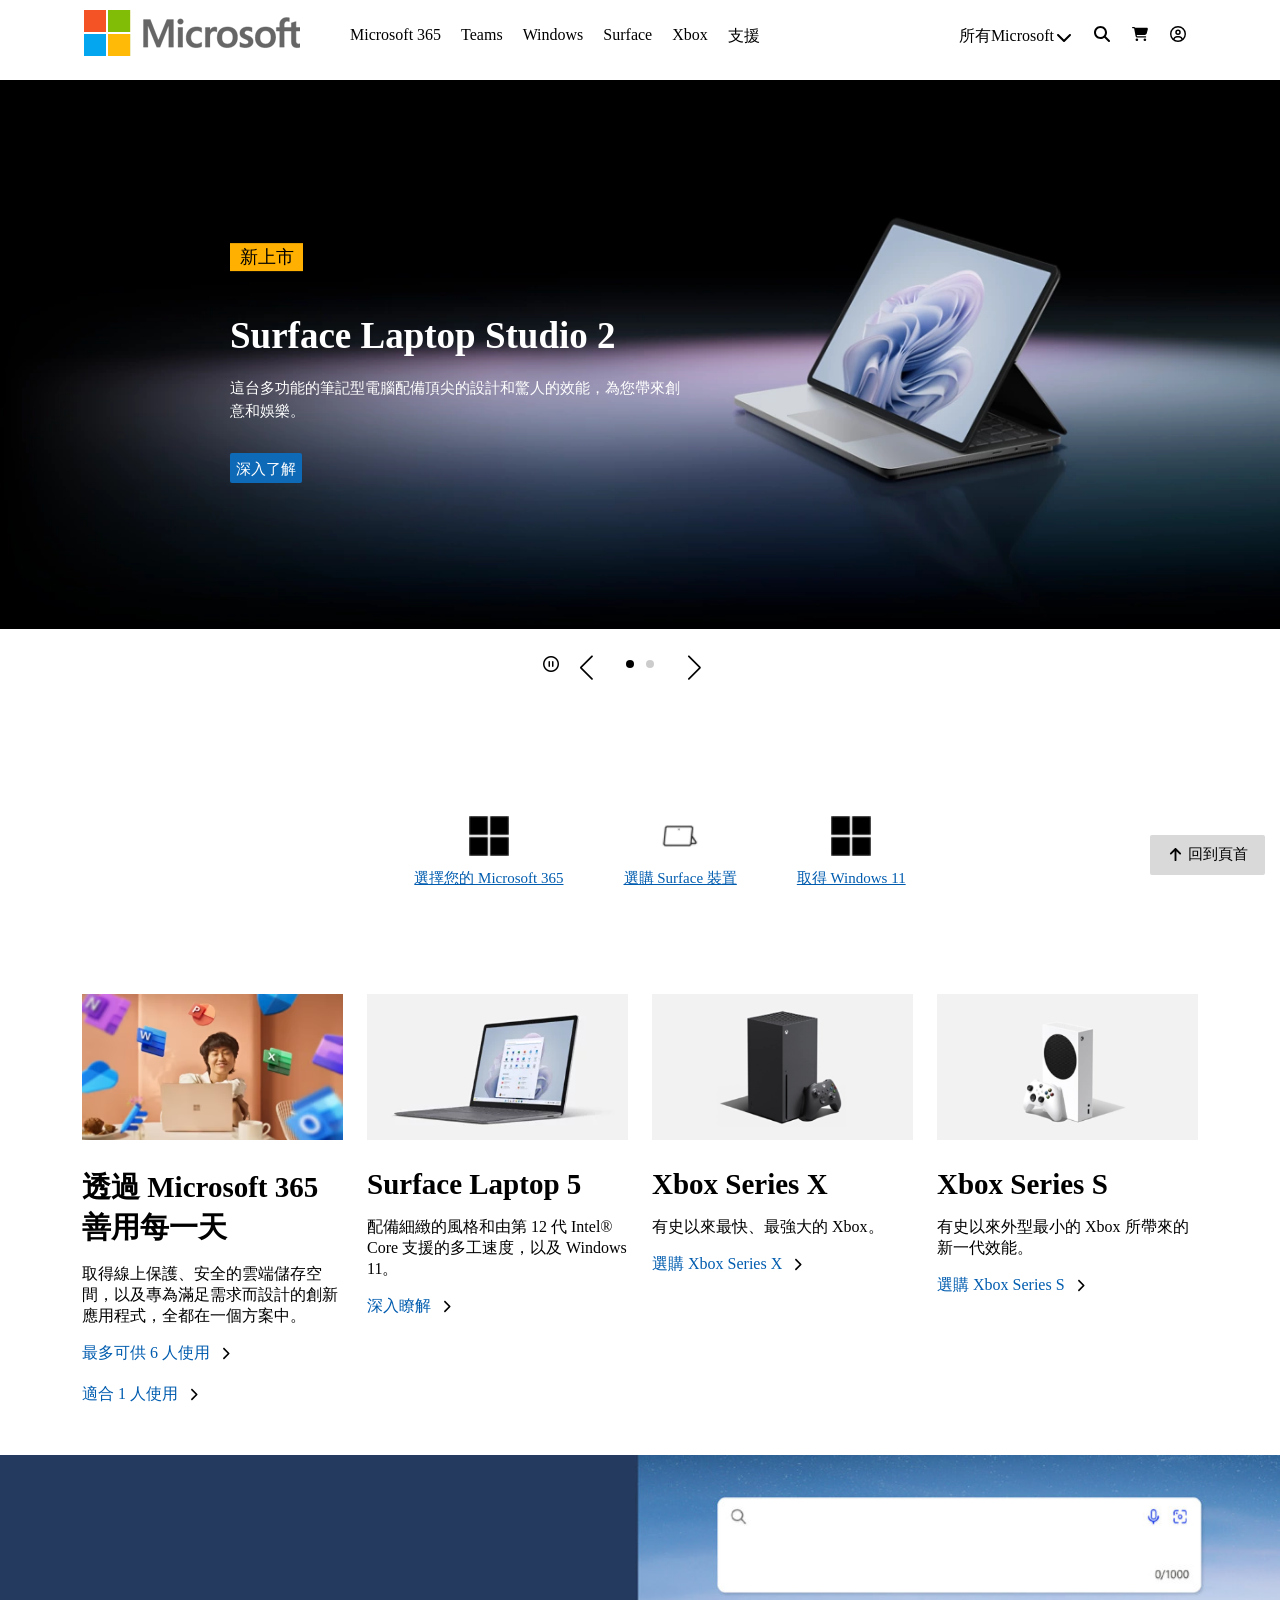
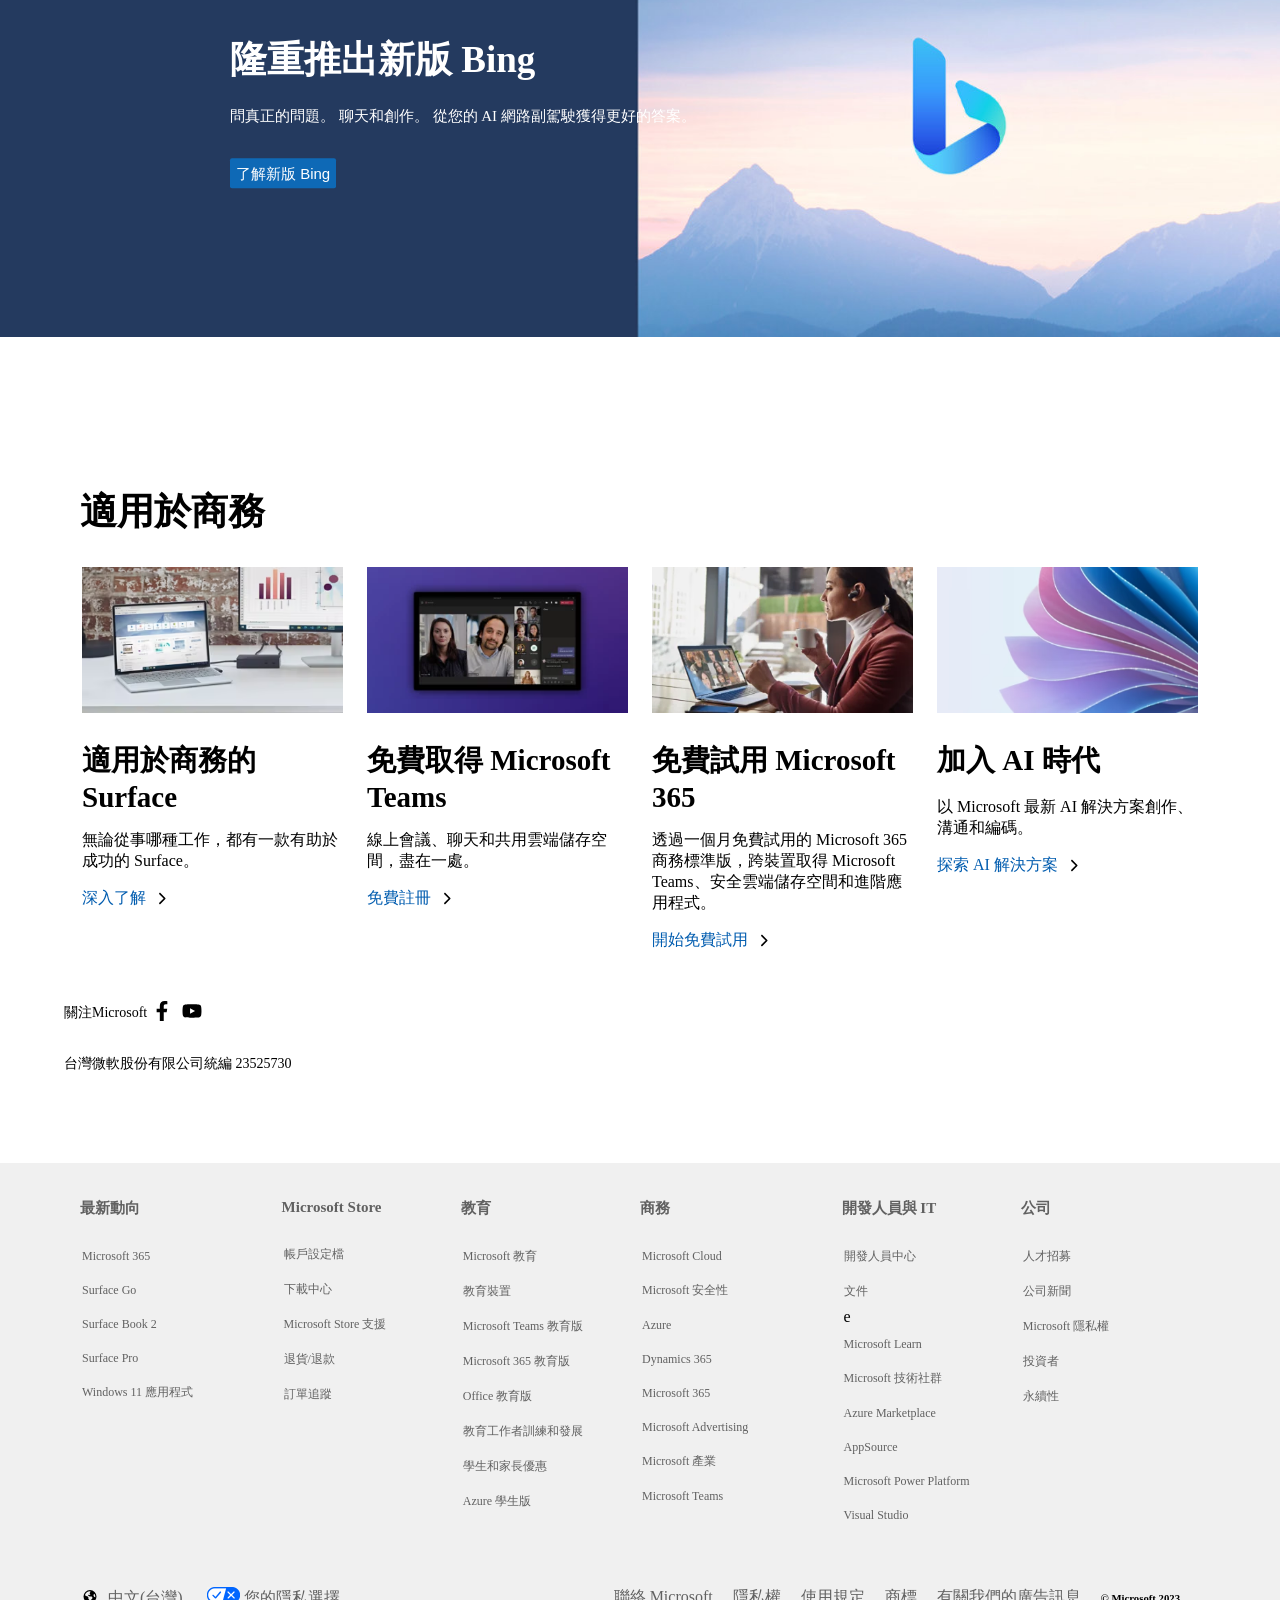
<file: index.html>
<!DOCTYPE html>
<html lang="en">

<head>
    <meta charset="UTF-8">
    <meta http-equiv="X-UA-Compatible" content="IE=edge">
    <meta name="viewport" content="width=device-width, initial-scale=1.0">
    <link rel="stylesheet" href="./css/micorsoft.css">
    <link rel="stylesheet" href="./css/swiper.css">
    <link rel="stylesheet" href="https://cdn.jsdelivr.net/npm/swiper@11/swiper-bundle.min.css" />
    <link rel="stylesheet" href="./css/ham-menu.css">
    <link rel="stylesheet" href="https://cdnjs.cloudflare.com/ajax/libs/font-awesome/6.4.2/css/all.min.css">


    <title>Microsoft layout (Imitate)</title>
</head>

<body>
    <!-- nav bar -->
    <nav class="container-normal">
        <div class="logo">
            <img src="./img/nav/Microsoft-logo.png" alt="">
        </div>
        <!-- 之後會隱藏 -->
        <!-- 漢堡條 -->
        <input type="checkbox" id="ham-menu-switch" hidden>
        <label class="ham-menu" for="ham-menu-switch"></label>


        <!-- ham-menu-ul -->
        <ul class="ham-inside-menu">
            <li tabindex="1"><a href="">Microsoft 365</a></li>
            <li tabindex="1"><a href="">Teams</a></li>
            <li tabindex="1"><a href="">Windows</a></li>
            <li tabindex="1"><a href="">Surface</a></li>
            <li tabindex="1"><a href="">Xbox</a></li>
            <li tabindex="1"><a href="">支援</a></li>



            <input type="checkbox" id="sub-drop-btn1" class="all-sub-drop-btn" hidden>
            <label class="sub-drop-menu-btn" for="sub-drop-btn1">
                <li class="outside-sub-drop-menu" tabindex="1">
                    <span>軟體</span>
                    <div></div>
                </li>
            </label>
            <ul class="sub-drop-menu">
                <li tabindex="1">Windows 應用程式</li>
                <li tabindex="1">OneDrive</li>
                <li tabindex="1">Outlook</li>
                <li tabindex="1">Skype</li>
                <li tabindex="1">OneNote</li>
                <li tabindex="1">Microsoft Teams</li>
            </ul>

            <input type="checkbox" id="sub-drop-btn2" class="all-sub-drop-btn" hidden>
            <label class="sub-drop-menu-btn" for="sub-drop-btn2">
                <li class="outside-sub-drop-menu" tabindex="1">
                    <span>個人電腦與設備</span>
                    <div></div>
                </li>
            </label>
            <ul class="sub-drop-menu">
                <li tabindex="1">選購 Xbox</li>
                <li tabindex="1">電腦配件</li>
            </ul>

            <input type="checkbox" id="sub-drop-btn3" class="all-sub-drop-btn" hidden>
            <label class="sub-drop-menu-btn" for="sub-drop-btn3">
                <li class="outside-sub-drop-menu" tabindex="1">
                    <span>娛樂</span>
                    <div></div>
                </li>
            </label>
            <ul class="sub-drop-menu">
                <li tabindex="1">Xbox Game Pass Ultimate</li>
                <li tabindex="1">Xbox Live Gold</li>
                <li tabindex="1">Xbox 與遊戲</li>
                <li tabindex="1">電腦遊戲</li>
                <li tabindex="1">Windows 遊戲</li>
            </ul>

            <input type="checkbox" id="sub-drop-btn4" class="all-sub-drop-btn" hidden>
            <label class="sub-drop-menu-btn" for="sub-drop-btn4">
                <li class="outside-sub-drop-menu" tabindex="1">
                    <span>商務適用</span>
                    <div></div>
                </li>
            </label>
            <ul class="sub-drop-menu">
                <li tabindex="1">Microsoft Cloud</li>
                <li tabindex="1">Microsoft 安全性</li>
                <li tabindex="1">Azure</li>
                <li tabindex="1">Dynamics 365</li>
                <li tabindex="1">商務用 Microsoft</li>
                <li tabindex="1">Microsoft 產業</li>
                <li tabindex="1">Microsoft Power Platform</li>
                <li tabindex="1">Windows 365</li>
            </ul>

            <input type="checkbox" id="sub-drop-btn5" class="all-sub-drop-btn" hidden>
            <label class="sub-drop-menu-btn" for="sub-drop-btn5">
                <li class="outside-sub-drop-menu" tabindex="1">
                    <span>開發人員與 IT</span>
                    <div></div>
                </li>
            </label>
            <ul class="sub-drop-menu">
                <li tabindex="1">開發人員中心</li>
                <li tabindex="1">文件</li>
                <li tabindex="1">Microsoft 技術社群</li>
                <li tabindex="1">Azure Marketplace</li>
                <li tabindex="1">AppSource</li>
                <li tabindex="1">Visual Studio</li>
            </ul>

            <input type="checkbox" id="sub-drop-btn6" class="all-sub-drop-btn" hidden>
            <label class="sub-drop-menu-btn" for="sub-drop-btn6">
                <li class="outside-sub-drop-menu" tabindex="1">
                    <span>其他</span>
                    <div></div>
                </li>
            </label>
            <ul class="sub-drop-menu">
                <li tabindex="1">Microsoft Rewards</li>
                <li tabindex="1">免費下載與安全性</li>
                <li tabindex="1">教育</li>
                <li tabindex="1">禮品卡</li>
                <li tabindex="1">Licensing</li>
            </ul>

            <li tabindex="1"><a href="">檢視網站地圖</a></li>
        </ul>

        <!-- 漢堡條打開的所有選單over -->



        <!-- 導覽列左邊 -->
        <ul class="menu pc-menu ">
            <li><a href=""><span>Microsoft 365</span></a></li>
            <li><a href=""><span>Teams</span></a></li>
            <li><a href=""><span>Windows</span></a></li>
            <li><a href=""><span>Surface</span></a></li>
            <li><a href=""><span>Xbox</span></a></li>
            <li><a href=""><span>支援</span></a></li>
        </ul>
        <!-- 導覽列右邊 -->
        <ul class="menu func-menu">
            <li class="all-microsoft">
                <a href=""><span>所有Microsoft</span><img src="./img/nav/down.svg"></a>
            </li>
            <li class="my-search">
                <a href=""><span class="text-hidden">搜尋</span><img src="./img/nav/search.svg"></a>
            </li>
            <li class="cart">
                <a href=""><span class="text-hidden">購物車</span><img src="./img/nav/cart.svg"></a>
            </li>
            <li class="login">
                <a href=""><span class="text-hidden">登入</span><img src="./img/nav/log-in.svg"></a>
            </li>
        </ul>
    </nav>



    <!-- 輪播（套件） -->

    <header>
        <div class="swiper mySwiper">
            <div class="swiper-wrapper">
                <!-- 圖1 -->
                <div class="swiper-slide">
                    <picture>
                        <source media="(min-width: 1400px)" srcset="./img/section-large/Studio-1-1920x600.webp">
                        <source media="(min-width: 1084px)" srcset="./img/section-large/Studio-2-1399x600.webp">
                        <source media="(min-width: 860px)" srcset="./img/section-large/Studio-3-1083x600.avif">
                        <source media="(min-width: 540px)" srcset="./img/section-large/Studio-1-1920x600.webp">
                        <img src="./img/section-large/Studio-1-1920x600.webp"  alt="">
                    </picture>
                    <!-- 介紹文字 -->
                    <div class="swiper-info-box">
                        <p class="new-listings">新上市</p>
                        <h1>Surface Laptop Studio 2</h1>
                        <div>這台多功能的筆記型電腦配備頂尖的設計和驚人的效能，為您帶來創意和娛樂。
                        </div>
                        <a href=""><button>深入了解</button></a>
                    </div>
                </div>
                <!-- 圖2 -->
                <div class="swiper-slide">
                    <picture>
                        <source media="(min-width: 1400px)" srcset="./img/section-large/Family-01-1920x600.avif">
                        <source media="(min-width: 1084px)" srcset="./img/section-large/Family-02-1399x600.avif">
                        <source media="(min-width: 860px)" srcset="./img/section-large/Family-03-1083x600.avif">
                        <source media="(min-width: 540px)" srcset="./img/section-large/Family-04-859x540.avif">
                        <img src="./img/section-large/Family-01-1920x600.avif"  alt="">
                    </picture>
                    <!-- 介紹文字 -->
                    <div class="swiper-info-box">
                        <h1>Surface Pro 9</h1>
                        <div>平板電腦的彈性和筆記型電腦的效能 — 全都在一台攜帶超方便的裝置。
                        </div>
                        <a href=""><button>深入了解</button></a>
                    </div>
                </div>
            </div>
            <div class="swiper-button-next"></div>
            <div class="swiper-button-prev"></div>
            <div class="swiper-pagination"></div>
        </div>
    </header>

    <main>
        <!-- 三個選擇 -->
        <section class="choose-box">
            <ul>
                <li class="chooseBoxInside">
                    <img src="./img/three-1.webp">
                    <a><span>選擇您的 Microsoft 365</span></a>
                </li>
                <li class="chooseBoxInside">
                    <img src="./img/three-2go.webp">
                    <a><span>選購 Surface 裝置</span></a>
                </li>
                <li class="chooseBoxInside">
                    <img src="./img/three-1.webp">
                    <a><span>取得 Windows 11</span></a>
                </li>
            </ul>
        </section>

        <!-- A區 四張圖片 -->
        <section class="aAreaBox">
            <div class="aAreaBox-inside">
                <img src="./img/four-card/1Lifestyle-Sandstone.avif" alt="">
                <h2>透過 Microsoft 365 善用每一天</h2>
                <p>取得線上保護、安全的雲端儲存空間，以及專為滿足需求而設計的創新應用程式，全都在一個方案中。</p>
                <div class="aAreaBox-inside-linkbox">
                    <a href="">
                        <span>最多可供 6 人使用</span>
                        <img src="./img/icons/chevron-right.svg" alt="" class="right-icon-left">
                    </a>
                    <br>
                    <a href="">
                        <span>適合 1 人使用</span>
                        <img src="./img/icons/chevron-right.svg" alt="">
                    </a>
                </div>
            </div>
            <div class="aAreaBox-inside">
                <img src="./img/four-card/2SurfaceLaptop 5.webp" alt="">
                <h2>Surface Laptop 5</h2>
                <p>配備細緻的風格和由第 12 代 Intel® Core 支援的多工速度，以及 Windows 11。</p>
                <div class="aAreaBox-inside-linkbox">
                    <a href=""> <span>深入瞭解</span>
                        <img src="./img/icons/chevron-right.svg" alt="">
                    </a>
                </div>

            </div>
            <div class="aAreaBox-inside">
                <img src="./img/four-card/3XboxSeriesX.webp" alt="">
                <h2>Xbox Series X</h2>
                <p>有史以來最快、最強大的 Xbox。</p>
                <div class="aAreaBox-inside-linkbox">
                    <a href="">
                        <span>選購 Xbox Series X</span>
                        <img src="./img/icons/chevron-right.svg" alt="">
                    </a>
                </div>

            </div>
            <div class="aAreaBox-inside">
                <img src="./img/four-card/4XboxSeriesX.webp" alt="">
                <h2>Xbox Series S</h2>
                <p>有史以來外型最小的 Xbox 所帶來的新一代效能。</p>
                <div class="aAreaBox-inside-linkbox">
                    <a href="">
                        <span>選購 Xbox Series S</span>
                        <img src="./img/icons/chevron-right.svg" alt="">
                    </a>
                </div>


            </div>
        </section>
        <!-- 一張大圖 -->
        <section class="slide-box-2">
            <div class="swiper-slide my-swiper-slide">
                <picture>
                    <source media="(min-width: 1261px)" srcset="./img/second2area.jpeg">
                    <source media="(min-width: 1084px)" src="./img/section-large/Highlight-01-1596x600.jpeg">
                    <source media="(min-width: 860px)" src="./img/section-large/Highlight-02-1260x600.jpeg">
                    <source media="(min-width: 540px)" src="./img/second2area.jpeg">
                    <img src="./img/section-large/Highlight-03-1083x600.avif">
                </picture>
                <div class="swiper-info-box-3">
                    <h1>隆重推出新版 Bing</h1>
                    <div>問真正的問題。 聊天和創作。 從您的 AI 網路副駕駛獲得更好的答案。</div>
                    <a href=""><button>了解新版 Bing</button></a>
                </div>
            </div>
        </section>

        <!-- A區 四張圖片 2 -->
        <div class="bAreaH2Box">
            <h2 class="bAreaBox-h1">適用於商務</h2>
        </div>
        <section class="aAreaBox">
            <div class="aAreaBox-inside">
                <img src="./img/four-card/5SurfaceFamilyForBusiness.avif" alt="">
                <h2>適用於商務的 Surface</h2>
                <p class="aAreaBox-inside-info">無論從事哪種工作，都有一款有助於成功的 Surface。</p>
                <div class="aAreaBox-inside-linkbox">
                    <a href="">
                        <span>深入了解</span>
                        <img src="./img/icons/chevron-right.svg" alt="">
                    </a>
                </div>
            </div>
            <div class="aAreaBox-inside">
                <img src="./img/four-card/6teamsCommercial.webp" alt="">
                <h2>免費取得 Microsoft Teams</h2>
                <p class="aAreaBox-inside-info">線上會議、聊天和共用雲端儲存空間，盡在一處。</p>
                <div class="aAreaBox-inside-linkbox">
                    <a href="">
                        <span>免費註冊</span>
                        <img src="./img/icons/chevron-right.svg" alt="">
                    </a>
                </div>
            </div>
            <div class="aAreaBox-inside">
                <img src="./img/four-card/7Business-Woman.webp" alt="">
                <h2>免費試用 Microsoft 365</h2>
                <p class="aAreaBox-inside-info">透過一個月免費試用的 Microsoft 365 商務標準版，跨裝置取得 Microsoft Teams、安全雲端儲存空間和進階應用程式。
                </p>
                <div class="aAreaBox-inside-linkbox">
                    <a href="">
                        <span>開始免費試用</span>
                        <img src="./img/icons/chevron-right.svg" alt="">
                    </a>
                </div>
            </div>
            <div class="aAreaBox-inside">
                <img src="./img/four-card/8Azure-AI-Bloom.avif" alt="">
                <h2>加入 AI 時代</h2>
                <p class="aAreaBox-inside-info">以 Microsoft 最新 AI 解決方案創作、溝通和編碼。</p>
                <div class="aAreaBox-inside-linkbox">
                    <a href="">
                        <span>探索 AI 解決方案</span>
                        <img src="./img/icons/chevron-right.svg" alt="">
                    </a>
                </div>
            </div>
        </section>

        <!-- 其他 -->
        <!-- 關注社群 -->
        <section class="socialFollow">
            <div class="follow-fb-youtube">
                <span>關注Microsoft</span>
                <a href=""><img src="./img/icons/facebook.svg" alt=""></a>
                <a href=""><img src="./img/icons/youtube.svg" alt=""></a>
            </div>
            <div class="company-id">台灣微軟股份有限公司統編 23525730</div>
        </section>
        <!-- 回到頁首 -->
        <section class="backToTopBar">
            <a href="#Top">
                <img src="./img/icons/arrow-up.svg" alt="">
                <span>回到頁首</span>
            </a>
        </section>
    </main>

    <!-- footer -->
    <footer>
        <div class="footer-ul-outside-box">
            <div class="footer-ul-inside-box fbox1">
                <h6>最新動向</h6>
                <ul>
                    <li><a href="">Microsoft 365</a></li>
                    <li><a href="">Surface Go</a></li>
                    <li><a href="">Surface Book 2</a></li>
                    <li><a href="">Surface Pro</a></li>
                    <li><a href="">Windows 11 應用程式</a></li>
                </ul>
            </div>
            <div class="footer-ul-inside-box fbox2">
                <h6>Microsoft Store</h6>
                <ul>
                    <li><a href="">帳戶設定檔</a></li>
                    <li><a href="">下載中心</a></li>
                    <li><a href="">Microsoft Store 支援</a></li>
                    <li><a href="">退貨/退款</a></li>
                    <li><a href="">訂單追蹤</a></li>
                </ul>
            </div>
            <div class="footer-ul-inside-box fbox2">
                <h6>教育</h6>
                <ul>
                    <li><a href="">Microsoft 教育</a></li>
                    <li><a href="">教育裝置</a></li>
                    <li><a href="">Microsoft Teams 教育版</a></li>
                    <li><a href="">Microsoft 365 教育版</a></li>
                    <li><a href="">Office 教育版</a></li>
                    <li><a href="">教育工作者訓練和發展</a></li>
                    <li><a href="">學生和家長優惠</a></li>
                    <li><a href="">Azure 學生版</a></li>
                </ul>
            </div>
            <div class="footer-ul-inside-box fbox1">
                <h6>商務</h6>
                <ul>
                    <li><a href="">Microsoft Cloud</a></li>
                    <li><a href="">Microsoft 安全性</a></li>
                    <li><a href="">Azure</a></li>
                    <li><a href="">Dynamics 365</a></li>
                    <li><a href="">Microsoft 365</a></li>
                    <li><a href="">Microsoft Advertising</a></li>
                    <li><a href="">Microsoft 產業</a></li>
                    <li><a href="">Microsoft Teams</a></li>
                </ul>
            </div>
            <div class="footer-ul-inside-box fbox2">
                <h6>開發人員與 IT</h6>
                <ul>
                    <li><a href="">開發人員中心</a></li>
                    <li><a href="">文件</a></li>e
                    <li><a href="">Microsoft Learn</a></li>
                    <li><a href="">Microsoft 技術社群</a></li>
                    <li><a href="">Azure Marketplace</a></li>
                    <li><a href="">AppSource</a></li>
                    <li><a href="">Microsoft Power Platform</a></li>
                    <li><a href="">Visual Studio</a></li>
                </ul>
            </div>
            <div class="footer-ul-inside-box fbox2">
                <h6>公司</h6>
                <ul>
                    <li><a href="">人才招募</a></li>
                    <li><a href="">公司新聞</a></li>
                    <li><a href="">Microsoft 隱私權</a></li>
                    <li><a href="">投資者</a></li>
                    <li><a href="">永續性</a></li>
                </ul>
            </div>
        </div>
        <div class="footer-last-box">
            <div class="footer-last-insidebox-left">
                <a href="">
                    <img src="./img/icons/global.svg" class="global"><span>中文(台灣)</span></a>
                <a href="">
                    <img src="./img/icons/ok-or-not.png" class="yesorno">
                    <span>您的隱私選擇</span></a>
            </div>
            <div class="footer-last-insidebox-right">
                <a href=""><span>聯絡 Microsoft</span></a>
                <a href=""><span>隱私權</span></a>
                <a href=""><span>使用規定</span></a>
                <a href=""><span>商標</span></a>
                <a href=""><span>有關我們的廣告訊息</span></a>
                <h6>&copy; Microsoft 2023</h6>
            </div>
        </div>
    </footer>

    <!-- Swiper JS -->
    <script src="https://cdn.jsdelivr.net/npm/swiper@11/swiper-bundle.min.js"></script>

    <!-- Initialize Swiper -->


<script>
    var swiper = new Swiper(".mySwiper", {
        slidesPerView: 1,
        spaceBetween: 30,
        pagination: {
            el: ".swiper-pagination",
            clickable: true,
        },
        loop:true,
        navigation: {
            nextEl: ".swiper-button-next",
            prevEl: ".swiper-button-prev",
        },
        pagination:{
            el:".swiper-pagination",
            clickable:true,
            renderBullet:function(index,className){
                console.log(index,className)
                if(index===0){
                    return`<span class="stop"><i class="fa-regular fa-circle-pause"></i></span>
                    <span class="play"><i class="fa-regular fa-circle-play"></i></span>
                    <span class="${className}"></span>
                    `
                }else{
                    return`<span class="${className}"></span>`
                }
            }
        }

    });

    const stopBtn=document.querySelector('.stop');
    const playBtn=document.querySelector('.play');

    stopBtn.addEventListener('click',()=>{
        console.log('stop');
        swiper.autoplay.stop();
        playBtn.style.display='inline-block';
        stopBtn.style.display='none';
        
        })
    playBtn.addEventListener('click',()=>{
        console.log('play');
        swiper.autoplay.start();
        // playBtn.style.display='block';
        stopBtn.style.display='inline-block';
        playBtn.style.display='none';
    })
</script>

</body>

</html>
</file>
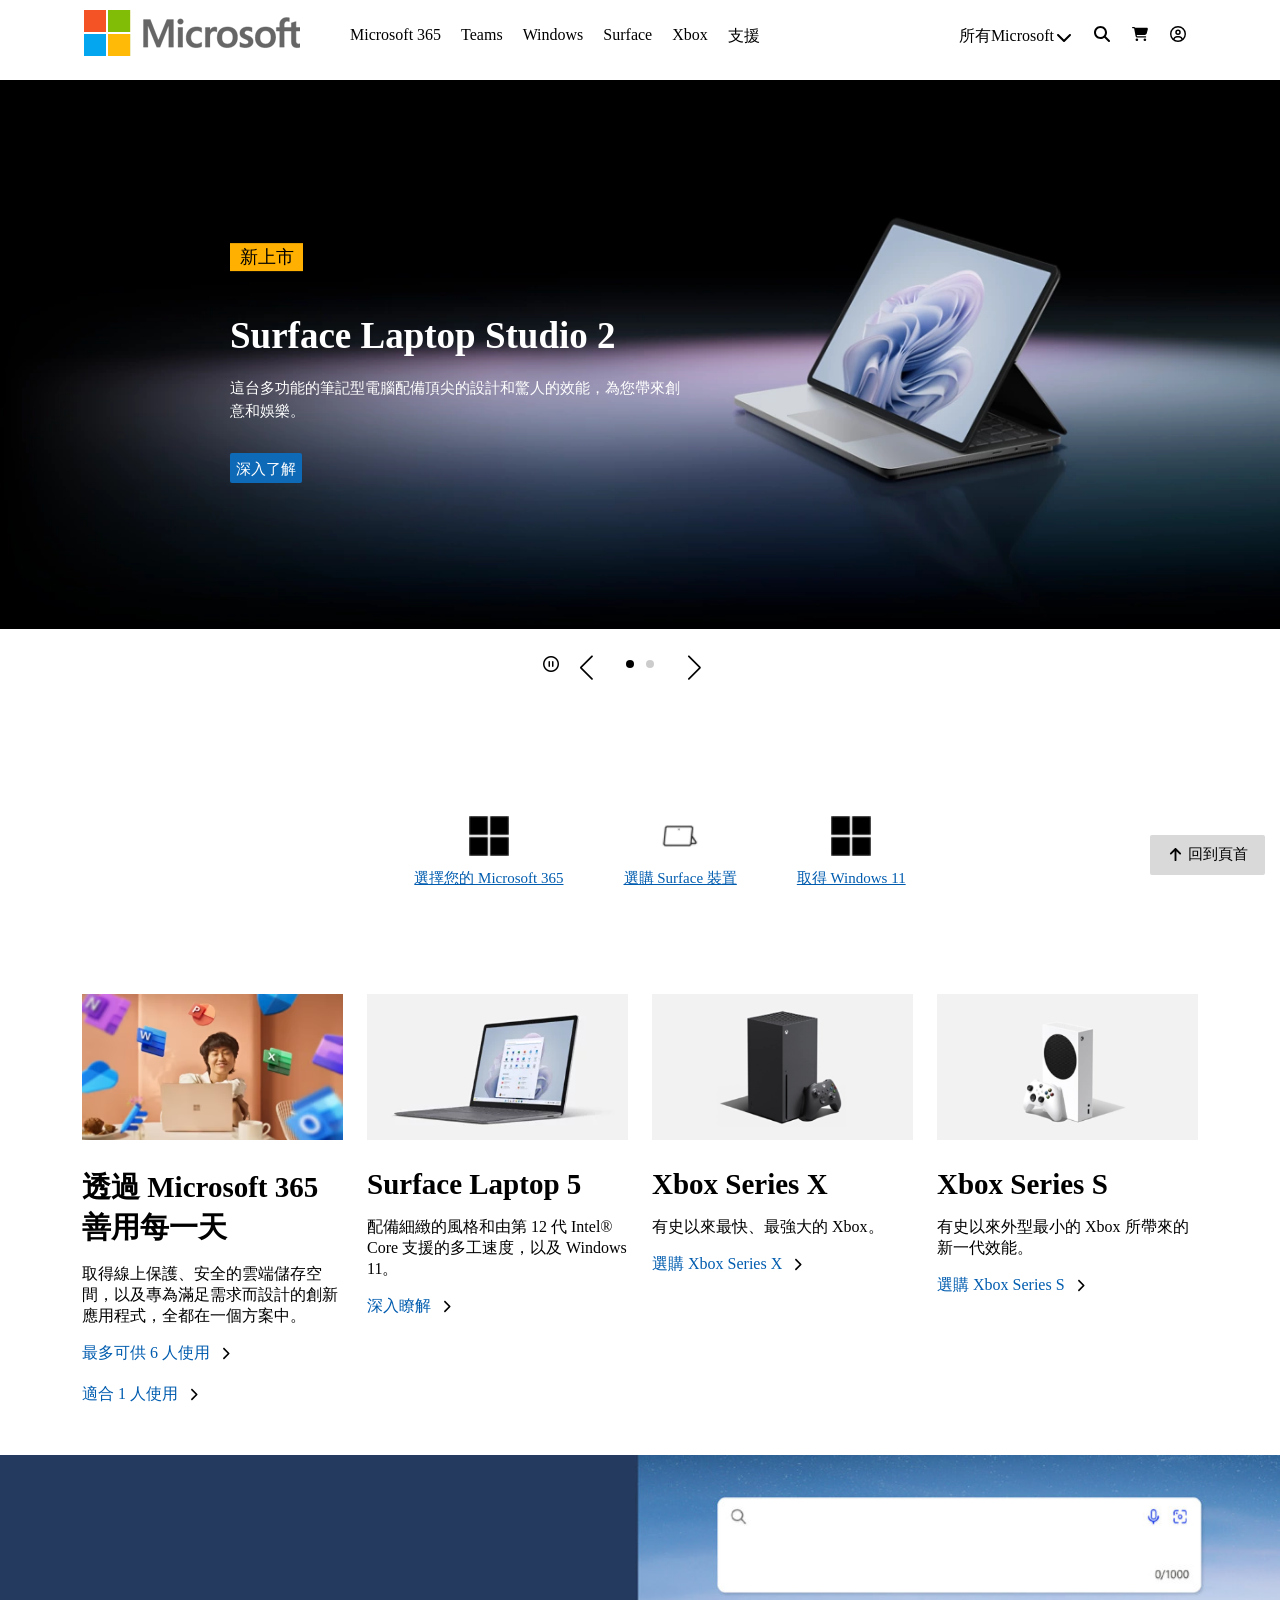
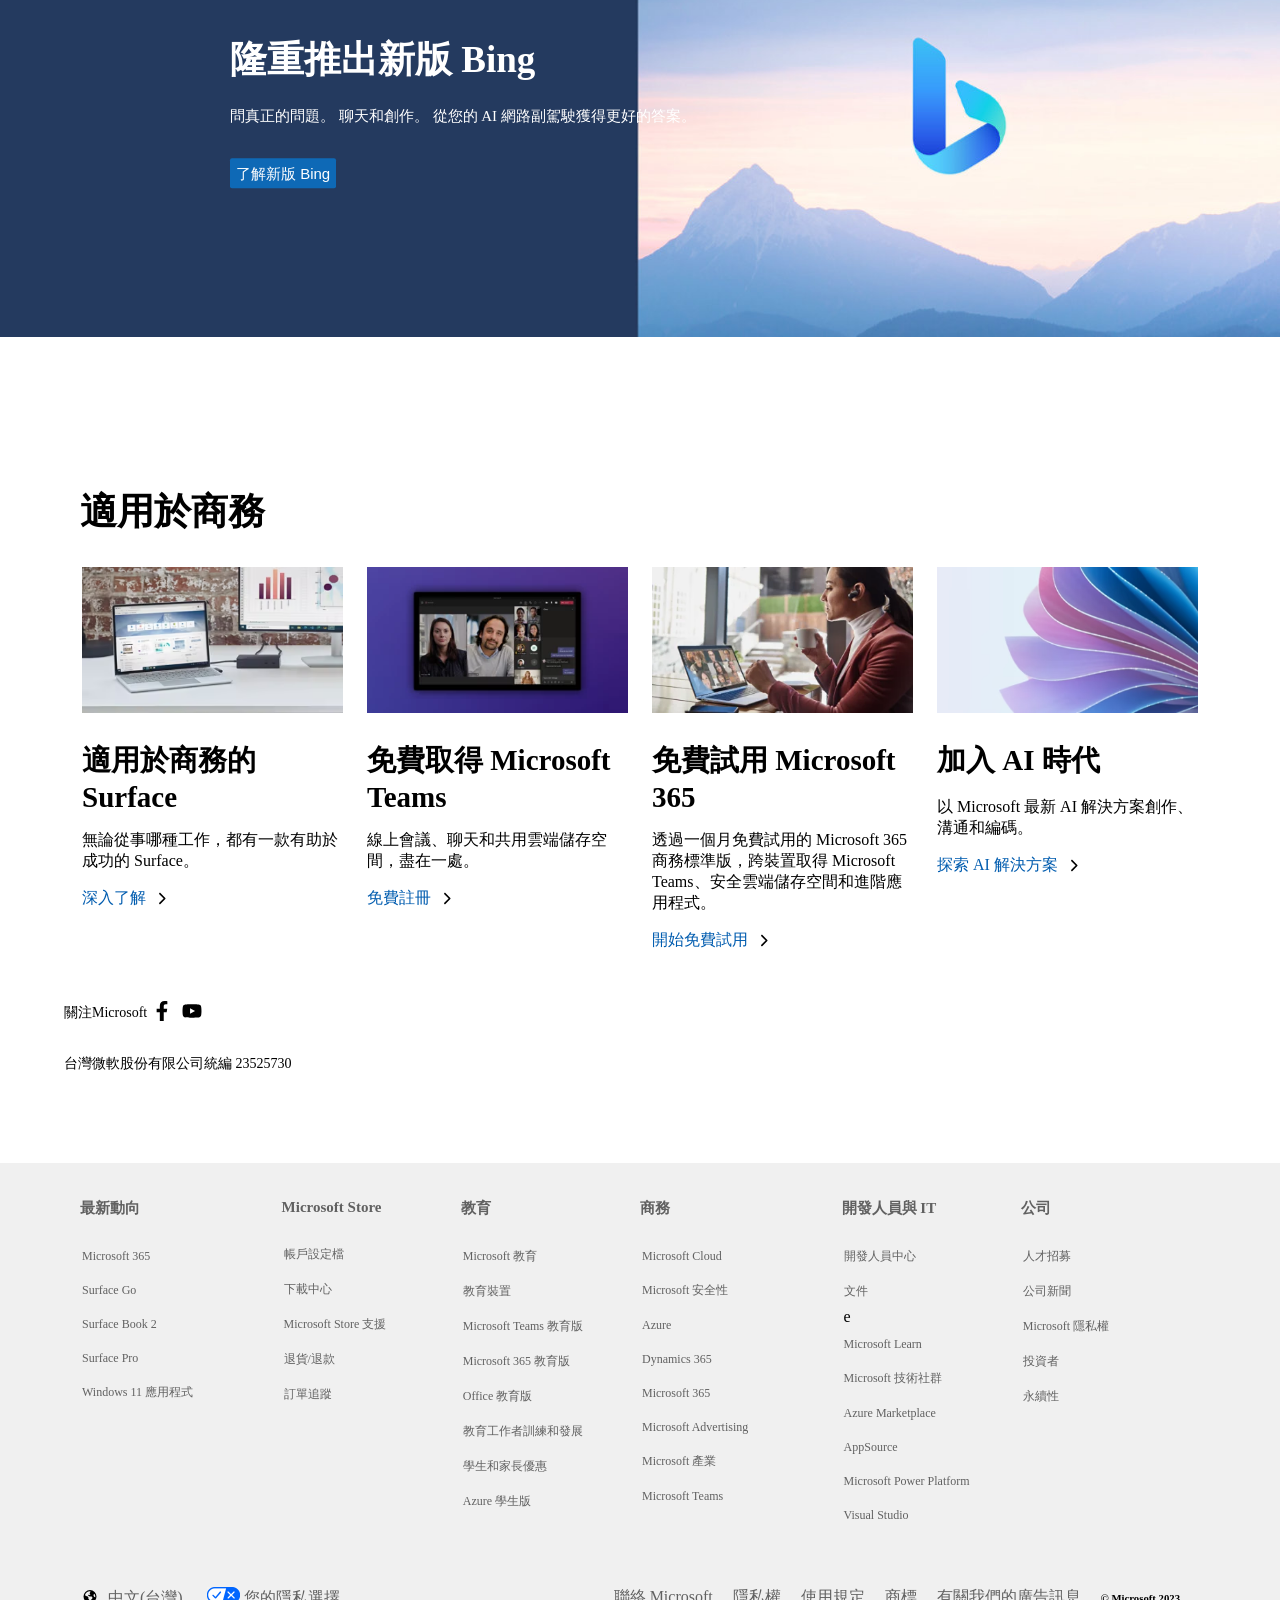
<file: micorsoft.html>
<!DOCTYPE html>
<html lang="en">

<head>
    <meta charset="UTF-8">
    <meta http-equiv="X-UA-Compatible" content="IE=edge">
    <meta name="viewport" content="width=device-width, initial-scale=1.0">
    <link rel="stylesheet" href="./css/micorsoft.css">
    <link rel="stylesheet" href="./css/swiper.css">
    <link rel="stylesheet" href="https://cdn.jsdelivr.net/npm/swiper@11/swiper-bundle.min.css" />
    <link rel="stylesheet" href="./css/ham-menu.css">
    <link rel="stylesheet" href="https://cdnjs.cloudflare.com/ajax/libs/font-awesome/6.4.2/css/all.min.css">


    <title>Microsoft HW </title>
</head>

<body>
    <!-- nav bar -->
    <nav class="container-normal">
        <div class="logo">
            <img src="./img/nav/Microsoft-logo.png" alt="">
        </div>
        <!-- 之後會隱藏 -->
        <!-- 漢堡條 -->
        <input type="checkbox" id="ham-menu-switch" hidden>
        <label class="ham-menu" for="ham-menu-switch"></label>


        <!-- ham-menu-ul -->
        <ul class="ham-inside-menu">
            <li tabindex="1"><a href="">Microsoft 365</a></li>
            <li tabindex="1"><a href="">Teams</a></li>
            <li tabindex="1"><a href="">Windows</a></li>
            <li tabindex="1"><a href="">Surface</a></li>
            <li tabindex="1"><a href="">Xbox</a></li>
            <li tabindex="1"><a href="">支援</a></li>



            <input type="checkbox" id="sub-drop-btn1" class="all-sub-drop-btn" hidden>
            <label class="sub-drop-menu-btn" for="sub-drop-btn1">
                <li class="outside-sub-drop-menu" tabindex="1">
                    <span>軟體</span>
                    <div></div>
                </li>
            </label>
            <ul class="sub-drop-menu">
                <li tabindex="1">Windows 應用程式</li>
                <li tabindex="1">OneDrive</li>
                <li tabindex="1">Outlook</li>
                <li tabindex="1">Skype</li>
                <li tabindex="1">OneNote</li>
                <li tabindex="1">Microsoft Teams</li>
            </ul>

            <input type="checkbox" id="sub-drop-btn2" class="all-sub-drop-btn" hidden>
            <label class="sub-drop-menu-btn" for="sub-drop-btn2">
                <li class="outside-sub-drop-menu" tabindex="1">
                    <span>個人電腦與設備</span>
                    <div></div>
                </li>
            </label>
            <ul class="sub-drop-menu">
                <li tabindex="1">選購 Xbox</li>
                <li tabindex="1">電腦配件</li>
            </ul>

            <input type="checkbox" id="sub-drop-btn3" class="all-sub-drop-btn" hidden>
            <label class="sub-drop-menu-btn" for="sub-drop-btn3">
                <li class="outside-sub-drop-menu" tabindex="1">
                    <span>娛樂</span>
                    <div></div>
                </li>
            </label>
            <ul class="sub-drop-menu">
                <li tabindex="1">Xbox Game Pass Ultimate</li>
                <li tabindex="1">Xbox Live Gold</li>
                <li tabindex="1">Xbox 與遊戲</li>
                <li tabindex="1">電腦遊戲</li>
                <li tabindex="1">Windows 遊戲</li>
            </ul>

            <input type="checkbox" id="sub-drop-btn4" class="all-sub-drop-btn" hidden>
            <label class="sub-drop-menu-btn" for="sub-drop-btn4">
                <li class="outside-sub-drop-menu" tabindex="1">
                    <span>商務適用</span>
                    <div></div>
                </li>
            </label>
            <ul class="sub-drop-menu">
                <li tabindex="1">Microsoft Cloud</li>
                <li tabindex="1">Microsoft 安全性</li>
                <li tabindex="1">Azure</li>
                <li tabindex="1">Dynamics 365</li>
                <li tabindex="1">商務用 Microsoft</li>
                <li tabindex="1">Microsoft 產業</li>
                <li tabindex="1">Microsoft Power Platform</li>
                <li tabindex="1">Windows 365</li>
            </ul>

            <input type="checkbox" id="sub-drop-btn5" class="all-sub-drop-btn" hidden>
            <label class="sub-drop-menu-btn" for="sub-drop-btn5">
                <li class="outside-sub-drop-menu" tabindex="1">
                    <span>開發人員與 IT</span>
                    <div></div>
                </li>
            </label>
            <ul class="sub-drop-menu">
                <li tabindex="1">開發人員中心</li>
                <li tabindex="1">文件</li>
                <li tabindex="1">Microsoft 技術社群</li>
                <li tabindex="1">Azure Marketplace</li>
                <li tabindex="1">AppSource</li>
                <li tabindex="1">Visual Studio</li>
            </ul>

            <input type="checkbox" id="sub-drop-btn6" class="all-sub-drop-btn" hidden>
            <label class="sub-drop-menu-btn" for="sub-drop-btn6">
                <li class="outside-sub-drop-menu" tabindex="1">
                    <span>其他</span>
                    <div></div>
                </li>
            </label>
            <ul class="sub-drop-menu">
                <li tabindex="1">Microsoft Rewards</li>
                <li tabindex="1">免費下載與安全性</li>
                <li tabindex="1">教育</li>
                <li tabindex="1">禮品卡</li>
                <li tabindex="1">Licensing</li>
            </ul>

            <li tabindex="1"><a href="">檢視網站地圖</a></li>
        </ul>

        <!-- 漢堡條打開的所有選單over -->



        <!-- 導覽列左邊 -->
        <ul class="menu pc-menu ">
            <li><a href=""><span>Microsoft 365</span></a></li>
            <li><a href=""><span>Teams</span></a></li>
            <li><a href=""><span>Windows</span></a></li>
            <li><a href=""><span>Surface</span></a></li>
            <li><a href=""><span>Xbox</span></a></li>
            <li><a href=""><span>支援</span></a></li>
        </ul>
        <!-- 導覽列右邊 -->
        <ul class="menu func-menu">
            <li class="all-microsoft">
                <a href=""><span>所有Microsoft</span><img src="./img/nav/down.svg"></a>
            </li>
            <li class="my-search">
                <a href=""><span class="text-hidden">搜尋</span><img src="./img/nav/search.svg"></a>
            </li>
            <li class="cart">
                <a href=""><span class="text-hidden">購物車</span><img src="./img/nav/cart.svg"></a>
            </li>
            <li class="login">
                <a href=""><span class="text-hidden">登入</span><img src="./img/nav/log-in.svg"></a>
            </li>
        </ul>
    </nav>



    <!-- 輪播（套件） -->

    <header>
        <div class="swiper mySwiper">
            <div class="swiper-wrapper">
                <!-- 圖1 -->
                <div class="swiper-slide">
                    <picture>
                        <source media="(min-width: 1400px)" srcset="./img/section-large/Studio-1-1920x600.webp">
                        <source media="(min-width: 1084px)" srcset="./img/section-large/Studio-2-1399x600.webp">
                        <source media="(min-width: 860px)" srcset="./img/section-large/Studio-3-1083x600.avif">
                        <source media="(min-width: 540px)" srcset="./img/section-large/Studio-1-1920x600.webp">
                        <img src="./img/section-large/Studio-1-1920x600.webp"  alt="">
                    </picture>
                    <!-- 介紹文字 -->
                    <div class="swiper-info-box">
                        <p class="new-listings">新上市</p>
                        <h1>Surface Laptop Studio 2</h1>
                        <div>這台多功能的筆記型電腦配備頂尖的設計和驚人的效能，為您帶來創意和娛樂。
                        </div>
                        <a href=""><button>深入了解</button></a>
                    </div>
                </div>
                <!-- 圖2 -->
                <div class="swiper-slide">
                    <picture>
                        <source media="(min-width: 1400px)" srcset="./img/section-large/Family-01-1920x600.avif">
                        <source media="(min-width: 1084px)" srcset="./img/section-large/Family-02-1399x600.avif">
                        <source media="(min-width: 860px)" srcset="./img/section-large/Family-03-1083x600.avif">
                        <source media="(min-width: 540px)" srcset="./img/section-large/Family-04-859x540.avif">
                        <img src="./img/section-large/Family-01-1920x600.avif"  alt="">
                    </picture>
                    <!-- 介紹文字 -->
                    <div class="swiper-info-box">
                        <h1>Surface Pro 9</h1>
                        <div>平板電腦的彈性和筆記型電腦的效能 — 全都在一台攜帶超方便的裝置。
                        </div>
                        <a href=""><button>深入了解</button></a>
                    </div>
                </div>
            </div>
            <div class="swiper-button-next"></div>
            <div class="swiper-button-prev"></div>
            <div class="swiper-pagination"></div>
        </div>
    </header>

    <main>
        <!-- 三個選擇 -->
        <section class="choose-box">
            <ul>
                <li class="chooseBoxInside">
                    <img src="./img/three-1.webp">
                    <a><span>選擇您的 Microsoft 365</span></a>
                </li>
                <li class="chooseBoxInside">
                    <img src="./img/three-2go.webp">
                    <a><span>選購 Surface 裝置</span></a>
                </li>
                <li class="chooseBoxInside">
                    <img src="./img/three-1.webp">
                    <a><span>取得 Windows 11</span></a>
                </li>
            </ul>
        </section>

        <!-- A區 四張圖片 -->
        <section class="aAreaBox">
            <div class="aAreaBox-inside">
                <img src="./img/four-card/1Lifestyle-Sandstone.avif" alt="">
                <h2>透過 Microsoft 365 善用每一天</h2>
                <p>取得線上保護、安全的雲端儲存空間，以及專為滿足需求而設計的創新應用程式，全都在一個方案中。</p>
                <div class="aAreaBox-inside-linkbox">
                    <a href="">
                        <span>最多可供 6 人使用</span>
                        <img src="./img/icons/chevron-right.svg" alt="" class="right-icon-left">
                    </a>
                    <br>
                    <a href="">
                        <span>適合 1 人使用</span>
                        <img src="./img/icons/chevron-right.svg" alt="">
                    </a>
                </div>
            </div>
            <div class="aAreaBox-inside">
                <img src="./img/four-card/2SurfaceLaptop 5.webp" alt="">
                <h2>Surface Laptop 5</h2>
                <p>配備細緻的風格和由第 12 代 Intel® Core 支援的多工速度，以及 Windows 11。</p>
                <div class="aAreaBox-inside-linkbox">
                    <a href=""> <span>深入瞭解</span>
                        <img src="./img/icons/chevron-right.svg" alt="">
                    </a>
                </div>

            </div>
            <div class="aAreaBox-inside">
                <img src="./img/four-card/3XboxSeriesX.webp" alt="">
                <h2>Xbox Series X</h2>
                <p>有史以來最快、最強大的 Xbox。</p>
                <div class="aAreaBox-inside-linkbox">
                    <a href="">
                        <span>選購 Xbox Series X</span>
                        <img src="./img/icons/chevron-right.svg" alt="">
                    </a>
                </div>

            </div>
            <div class="aAreaBox-inside">
                <img src="./img/four-card/4XboxSeriesX.webp" alt="">
                <h2>Xbox Series S</h2>
                <p>有史以來外型最小的 Xbox 所帶來的新一代效能。</p>
                <div class="aAreaBox-inside-linkbox">
                    <a href="">
                        <span>選購 Xbox Series S</span>
                        <img src="./img/icons/chevron-right.svg" alt="">
                    </a>
                </div>


            </div>
        </section>
        <!-- 一張大圖 -->
        <section class="slide-box-2">
            <div class="swiper-slide my-swiper-slide">
                <picture>
                    <source media="(min-width: 1261px)" srcset="./img/second2area.jpeg">
                    <source media="(min-width: 1084px)" src="./img/section-large/Highlight-01-1596x600.jpeg">
                    <source media="(min-width: 860px)" src="./img/section-large/Highlight-02-1260x600.jpeg">
                    <source media="(min-width: 540px)" src="./img/second2area.jpeg">
                    <img src="./img/section-large/Highlight-03-1083x600.avif">
                </picture>
                <div class="swiper-info-box-3">
                    <h1>隆重推出新版 Bing</h1>
                    <div>問真正的問題。 聊天和創作。 從您的 AI 網路副駕駛獲得更好的答案。</div>
                    <a href=""><button>了解新版 Bing</button></a>
                </div>
            </div>
        </section>

        <!-- A區 四張圖片 2 -->
        <div class="bAreaH2Box">
            <h2 class="bAreaBox-h1">適用於商務</h2>
        </div>
        <section class="aAreaBox">
            <div class="aAreaBox-inside">
                <img src="./img/four-card/5SurfaceFamilyForBusiness.avif" alt="">
                <h2>適用於商務的 Surface</h2>
                <p class="aAreaBox-inside-info">無論從事哪種工作，都有一款有助於成功的 Surface。</p>
                <div class="aAreaBox-inside-linkbox">
                    <a href="">
                        <span>深入了解</span>
                        <img src="./img/icons/chevron-right.svg" alt="">
                    </a>
                </div>
            </div>
            <div class="aAreaBox-inside">
                <img src="./img/four-card/6teamsCommercial.webp" alt="">
                <h2>免費取得 Microsoft Teams</h2>
                <p class="aAreaBox-inside-info">線上會議、聊天和共用雲端儲存空間，盡在一處。</p>
                <div class="aAreaBox-inside-linkbox">
                    <a href="">
                        <span>免費註冊</span>
                        <img src="./img/icons/chevron-right.svg" alt="">
                    </a>
                </div>
            </div>
            <div class="aAreaBox-inside">
                <img src="./img/four-card/7Business-Woman.webp" alt="">
                <h2>免費試用 Microsoft 365</h2>
                <p class="aAreaBox-inside-info">透過一個月免費試用的 Microsoft 365 商務標準版，跨裝置取得 Microsoft Teams、安全雲端儲存空間和進階應用程式。
                </p>
                <div class="aAreaBox-inside-linkbox">
                    <a href="">
                        <span>開始免費試用</span>
                        <img src="./img/icons/chevron-right.svg" alt="">
                    </a>
                </div>
            </div>
            <div class="aAreaBox-inside">
                <img src="./img/four-card/8Azure-AI-Bloom.avif" alt="">
                <h2>加入 AI 時代</h2>
                <p class="aAreaBox-inside-info">以 Microsoft 最新 AI 解決方案創作、溝通和編碼。</p>
                <div class="aAreaBox-inside-linkbox">
                    <a href="">
                        <span>探索 AI 解決方案</span>
                        <img src="./img/icons/chevron-right.svg" alt="">
                    </a>
                </div>
            </div>
        </section>

        <!-- 其他 -->
        <!-- 關注社群 -->
        <section class="socialFollow">
            <div class="follow-fb-youtube">
                <span>關注Microsoft</span>
                <a href=""><img src="./img/icons/facebook.svg" alt=""></a>
                <a href=""><img src="./img/icons/youtube.svg" alt=""></a>
            </div>
            <div class="company-id">台灣微軟股份有限公司統編 23525730</div>
        </section>
        <!-- 回到頁首 -->
        <section class="backToTopBar">
            <a href="#Top">
                <img src="./img/icons/arrow-up.svg" alt="">
                <span>回到頁首</span>
            </a>
        </section>
    </main>

    <!-- footer -->
    <footer>
        <div class="footer-ul-outside-box">
            <div class="footer-ul-inside-box fbox1">
                <h6>最新動向</h6>
                <ul>
                    <li><a href="">Microsoft 365</a></li>
                    <li><a href="">Surface Go</a></li>
                    <li><a href="">Surface Book 2</a></li>
                    <li><a href="">Surface Pro</a></li>
                    <li><a href="">Windows 11 應用程式</a></li>
                </ul>
            </div>
            <div class="footer-ul-inside-box fbox2">
                <h6>Microsoft Store</h6>
                <ul>
                    <li><a href="">帳戶設定檔</a></li>
                    <li><a href="">下載中心</a></li>
                    <li><a href="">Microsoft Store 支援</a></li>
                    <li><a href="">退貨/退款</a></li>
                    <li><a href="">訂單追蹤</a></li>
                </ul>
            </div>
            <div class="footer-ul-inside-box fbox2">
                <h6>教育</h6>
                <ul>
                    <li><a href="">Microsoft 教育</a></li>
                    <li><a href="">教育裝置</a></li>
                    <li><a href="">Microsoft Teams 教育版</a></li>
                    <li><a href="">Microsoft 365 教育版</a></li>
                    <li><a href="">Office 教育版</a></li>
                    <li><a href="">教育工作者訓練和發展</a></li>
                    <li><a href="">學生和家長優惠</a></li>
                    <li><a href="">Azure 學生版</a></li>
                </ul>
            </div>
            <div class="footer-ul-inside-box fbox1">
                <h6>商務</h6>
                <ul>
                    <li><a href="">Microsoft Cloud</a></li>
                    <li><a href="">Microsoft 安全性</a></li>
                    <li><a href="">Azure</a></li>
                    <li><a href="">Dynamics 365</a></li>
                    <li><a href="">Microsoft 365</a></li>
                    <li><a href="">Microsoft Advertising</a></li>
                    <li><a href="">Microsoft 產業</a></li>
                    <li><a href="">Microsoft Teams</a></li>
                </ul>
            </div>
            <div class="footer-ul-inside-box fbox2">
                <h6>開發人員與 IT</h6>
                <ul>
                    <li><a href="">開發人員中心</a></li>
                    <li><a href="">文件</a></li>e
                    <li><a href="">Microsoft Learn</a></li>
                    <li><a href="">Microsoft 技術社群</a></li>
                    <li><a href="">Azure Marketplace</a></li>
                    <li><a href="">AppSource</a></li>
                    <li><a href="">Microsoft Power Platform</a></li>
                    <li><a href="">Visual Studio</a></li>
                </ul>
            </div>
            <div class="footer-ul-inside-box fbox2">
                <h6>公司</h6>
                <ul>
                    <li><a href="">人才招募</a></li>
                    <li><a href="">公司新聞</a></li>
                    <li><a href="">Microsoft 隱私權</a></li>
                    <li><a href="">投資者</a></li>
                    <li><a href="">永續性</a></li>
                </ul>
            </div>
        </div>
        <div class="footer-last-box">
            <div class="footer-last-insidebox-left">
                <a href="">
                    <img src="./img/icons/global.svg" class="global"><span>中文(台灣)</span></a>
                <a href="">
                    <img src="./img/icons/ok-or-not.png" class="yesorno">
                    <span>您的隱私選擇</span></a>
            </div>
            <div class="footer-last-insidebox-right">
                <a href=""><span>聯絡 Microsoft</span></a>
                <a href=""><span>隱私權</span></a>
                <a href=""><span>使用規定</span></a>
                <a href=""><span>商標</span></a>
                <a href=""><span>有關我們的廣告訊息</span></a>
                <h6>&copy; Microsoft 2023</h6>
            </div>
        </div>
    </footer>

    <!-- Swiper JS -->
    <script src="https://cdn.jsdelivr.net/npm/swiper@11/swiper-bundle.min.js"></script>

    <!-- Initialize Swiper -->


<script>
    var swiper = new Swiper(".mySwiper", {
        slidesPerView: 1,
        spaceBetween: 30,
        pagination: {
            el: ".swiper-pagination",
            clickable: true,
        },
        loop:true,
        navigation: {
            nextEl: ".swiper-button-next",
            prevEl: ".swiper-button-prev",
        },
        pagination:{
            el:".swiper-pagination",
            clickable:true,
            renderBullet:function(index,className){
                console.log(index,className)
                if(index===0){
                    return`<span class="stop"><i class="fa-regular fa-circle-pause"></i></span>
                    <span class="play"><i class="fa-regular fa-circle-play"></i></span>
                    <span class="${className}"></span>
                    `
                }else{
                    return`<span class="${className}"></span>`
                }
            }
        }

    });

    const stopBtn=document.querySelector('.stop');
    const playBtn=document.querySelector('.play');

    stopBtn.addEventListener('click',()=>{
        console.log('stop');
        swiper.autoplay.stop();
        playBtn.style.display='inline-block';
        stopBtn.style.display='none';
        
        })
    playBtn.addEventListener('click',()=>{
        console.log('play');
        swiper.autoplay.start();
        // playBtn.style.display='block';
        stopBtn.style.display='inline-block';
        playBtn.style.display='none';
    })
</script>

</body>

</html>
</file>
<file: css/micorsoft.css>
* {
  box-sizing: border-box;
}

body {
  margin: 0;
}

a {
  text-decoration: none;
  cursor: pointer;
}

/* nav的class */
.container-normal {
  width: 90%;
  max-width: 1600px;
  margin: auto;
  /* background-color: wheat; */
  position: relative;
}

/* 列表的 */
ul {
  list-style: none;
  display: flex;
}

li {
  padding: 10px;
}

/* --------------導覽列-------------- */

nav {
  width: 90%;
  height: 80px;
  /* background-color: lightgray; */
  margin: auto;
  padding: 10px 20px;
  display: flex;
}

.logo-img {
  width: 108px;
}

/* 導覽列菜單 */
.menu {
  display: flex;
}

.menu li {
  /* background-color: blueviolet; */
  margin-top: -10px;
  padding-bottom: 0px;
}

.menu li a:link,
.menu li a:visited,
.menu li a:hover {
  color: black;
}

.menu li a:hover {
  border-bottom: 2px solid black;
}

.menu li:active {
  cursor: pointer;
}

/* 滑鼠按住，會有虛線 */
.menu li a:focus {
  outline: 1px dashed black;
  outline-offset: 10px;
}

nav .pc-menu {
  width: 800px;
  min-width: 375px;
}

nav .pc-menu li {
  text-align: center;
}

/* 導覽列右邊 */
nav .func-menu {
  /* background-color: aquamarine; */
  min-width: 380px;
  margin-left: auto;
  justify-content: flex-end;
  padding-inline-start: 0;
}

.func-menu img {
  margin-left: 2px;
  width: 16px;
  height: 16px;
}

.func-menu li a {
  display: flex;
  align-items: center;
}

/* 導覽列漢堡條 */
.ham-inside-menu {
  display: none;
}

/* 1399版本nav bar */
@media (max-width: 1400px) {
  .func-menu .text-hidden {
    display: none;
  }

  nav .pc-menu {
    min-width: 530px;
  }

  nav .func-menu {
    min-width: 260px;
  }

  .ham-inside-menu {
    display: none;
  }
}

/* 860版 nav，pc-menu消失 */
@media (max-width: 1083px) {
  .logo img {
    position: absolute;
    left: 50%;
    transform: translate(-50%);
  }
  .pc-menu {
    display: none;
  }

  .all-microsoft,
  .cart {
    display: none;
  }

  .my-search {
    position: absolute;
    left: 30px;
  }

  .ham-inside-menu {
    display: none;
  }

  /* 手機版本漢堡條的圖片 */
  .ham-menu {
    background-image: url(../img/icons/ham-menu-bar.svg);
    background-repeat: no-repeat;
    width: 48px;
    height: 48px;
    position: absolute;
    left: 4px;
    top: 50%;
    transform: translate(0%, -30%);
  }

  #ham-menu-switch:checked ~ .ham-menu {
    background-image: url(../img/icons/xmark.svg);
  }
}

/* ---------輪播header swiper寫在 swiper.css--------- */

/* main開始 */
main {
  width: 100%;
  display: flex;
  flex-direction: column;
  align-items: center;
}

/* -------選擇三種規格------- */
.choose-box {
  margin: 30px auto;
  display: flex;
  /* justify-conten */
}
.choose-box ul {
  display: flex;
  justify-content: center;
  flex-wrap: wrap;
  list-style: none;
}

.choose-box li {
  display: flex;
  flex-direction: column;
  justify-content: center;
  align-items: center;
  padding: 30px;
}

.chooseBoxInside img {
  width: 40px;
  height: 40px;
  margin-bottom: 13px;
}

.chooseBoxInside a {
  color: #005caf;
  font-size: 15px;
  font-weight: 500;
  text-decoration: underline;
}

.chooseBoxInside a:hover {
  color: #005caf;
}
.chooseBoxInside a:focus {
  color: #005caf;
  outline: 2px dashed #005caf;
  outline-offset: 3px;
}

@media (max-width: 1083px) {
  .choose-box {
    margin: 0;
    margin-top: 20px !important;
  }
}

@media (max-width: 900px) {
  .choose-box {
    display: flex;
    justify-content: center;
    flex-wrap: wrap;
    width: 100%;
    margin: 20px 0;
  }
}

/* -------四張圖片------- */

.aAreaBox {
  width: 100%;
  padding: 0px 70px;
  display: flex;
  justify-content: center;
  margin: 30px auto;
  flex-wrap: wrap;
}

.aAreaBox-inside {
  width: 25%;
  padding: 0 12px;
}

.aAreaBox-inside img {
  width: 100%;
}

.aAreaBox-inside h2 {
  font-size: 29px;
  margin-bottom: 12px;
}

.aAreaBox-inside a {
  color: #005caf;
  text-decoration: none;
}

.aAreaBox-inside-linkbox a {
  display: inline-block;
  padding-bottom: 20px;
}

.aAreaBox-inside-linkbox img {
  width: 13px;
  height: 13px;
  margin-left: 5px;
  /* display: block; */
  transform: translateY(2px);
  transition: all 0.2s linear;
}

.aAreaBox-inside-linkbox a:hover {
  transform: translate(2px, 0px);
  text-decoration: underline;
}

.aAreaBox-inside-linkbox a:hover img {
  transform: translateX(4px);
}

/* 1083以下 aAreaBox-inside  */
@media (max-width: 1083px) {
  .aAreaBox {
    padding: 0;
    margin: 55px 0 22px 0;
  }

  .aAreaBox-inside {
    width: 50%;
    padding: 0 12px;
    margin-bottom: 48px;
  }
}
/* 539以下 aAreaBox-inside  */
@media (max-width: 539px) {
  .aAreaBox-inside {
    width: 100%;
  }
}

/* ------ 一張大圖 ------- */
.slide-box-2 {
  width: 100%;
  max-width: 1760px;
  /* padding: 0 80px; */
  display: flex;
  justify-content: center;
  align-items: center;
  margin-bottom: 50px;
  position: relative;
  cursor: pointer;
}

/* 適用於商務 */
.bAreaH2Box {
  width: 100%;
  max-width: 1760px;
  padding: 0 80px;
}
.bAreaBox-h1 {
  margin: 100px 0px 0px;
  font-size: 37px;
  font-weight: 600;
}

@media (max-width: 900px) {
  .bAreaH2Box {
    width: 100%;
    max-width: 1760px;
    padding: 0px 12px;
  }
  .bAreaBox-h1 {
    margin: 10px 0px -20px;
  }
}

/* -------關注社群------- */
.socialFollow {
  width: 90%;

  /* max-width: 1760px;
  padding: 0 80px; */
}

.follow-fb-youtube {
  margin-bottom: 10px;
  display: flex;
  align-items: center;
}

.follow-fb-youtube span {
  font-size: 14px;
}

.follow-fb-youtube a {
  display: inline-block;
  margin: 0px 5px;
}

.socialFollow img {
  width: 20px;
  height: 20px;
}

.socialFollow .company-id {
  margin: 30px 0px;
  font-size: 14px;
}

/* 回到頁首 */
.backToTopBar {
  position: sticky; /* 回到首頁要用sticky */
  bottom: 15px;
  padding: 10px 15px;
  margin-left: auto;
  float: right;
}

.backToTopBar a {
  text-decoration: none;
  color: black;
  display: flex;
  align-items: center;
  justify-content: center;
  width: 115px;
  height: 40px;
  background-color: #d9d9d9;
  border-radius: 2px;
  /* position: sticky;
  top: 1500px; */
}

.backToTopBar a:hover {
  background-color: white;
  box-shadow: 0px 1px 3px #d9d9d9;
}

.backToTopBar img {
  width: 15px;
  height: 15px;
  margin-right: 5px;
}

.backToTopBar span {
  font-size: 15px;
}

/* footer */
footer {
  width: 100%;
  padding: 0 80px;
  /* height: 400px; */
  background-color: #f0f0f0;
  display: flex;
  flex-direction: column;
  align-items: center;
  flex-wrap: wrap;
}

.footer-ul-outside-box {
  display: flex;
  flex-wrap: wrap;
  width: 100%;
  max-width: 1600px;
}

.fbox1 {
  width: 18%;
}
.fbox2 {
  width: 16%;
}

.footer-ul-inside-box h6 {
  padding: 36px 0 4px;
  margin: 0px;
  font-size: 15px;
  color: #616161;
  flex-direction: column;
  align-items: flex-start;
}

.footer-ul-inside-box ul {
  list-style: none;
  display: flex;
  flex-direction: column;
  align-items: flex-start;
  margin-left: -38px;
}

.footer-ul-inside-box li {
  padding: 8px 0;
}

.footer-ul-inside-box a {
  text-decoration: none;
  color: #616161;
  font-size: 12px;
  border-bottom: 1pt solid transparent;
  /* margin: 20px; */
}
.footer-ul-inside-box a:hover {
  border-bottom: 1pt solid black;
  color: black;
}

/* 下方導覽列 */
.footer-last-box {
  width: 100%;
  display: flex;
  justify-content: space-between;
  margin-top: 20px;
  align-items: center;
}

.footer-last-box a {
  margin-right: 20px;
  color: #616161;
}

.footer-last-insidebox-left {
}

.footer-last-insidebox-left .global {
  width: 20px;
  height: 13px;
  margin-right: 8px;
}

.footer-last-insidebox-left .yesorno {
  width: 33.37px;
  height: 16px;
}

.footer-last-insidebox-right {
  display: flex;
  margin-right: 20px;
  justify-content: center;
  align-items: center;
}

/* 1083以下 footer   */
@media (max-width: 1083px) {
  footer {
    padding: 0 30px;
  }
  .footer-ul-outside-box {
    margin-bottom: 20px;
  }
  .fbox1 {
    width: 34%;
  }
  .fbox2 {
    width: 33%;
  }
  .footer-last-box {
    display: flex;
    flex-direction: column;
  }
  .footer-last-insidebox-left {
    display: flex;
    flex-direction: column;
    position: absolute;
    left: 0px;
    padding-left: 12px;
    margin-bottom: 20px;
  }

  .footer-last-insidebox-left a {
    margin-bottom: 10px;
  }

  .footer-last-insidebox-right {
    display: flex;
    justify-content: flex-end;
  }
}

/* 539以下 footer   */
@media (max-width: 539px) {
  .fbox1,
  .fbox2 {
    width: 100%;
  }
}

@media (max-width: 970px) {
  footer {
    padding: 0 30px;
  }

  .footer-ul-outside-box {
    margin-bottom: 42px;
  }

  .footer-last-box {
    display: flex;
    flex-direction: column-reverse;
    margin: 10px 0px;
  }

  .footer-last-insidebox-left {
    display: flex;
    flex-direction: column;
    position: absolute;
    left: 0px;
    padding-left: 12px;
    /* margin: 60px 21px; */
    margin-top: 30px;
    margin-left: 21px;
  }

  .footer-last-insidebox-right {
    display: flex;
    justify-content: flex-end;
    align-items: flex-end;
    right: 0px;
    width: 100%;
    height: 20px;
    margin-bottom: 10px;
  }

  .footer-last-insidebox-left .globala {
    margin-bottom: 0px;
  }

  .footer-last-insidebox-left span {
    font-size: 12px;
  }
  .footer-last-insidebox-right span {
    font-size: 8px;
  }

  .footer-last-insidebox-right h6 {
    margin: 0px;
  }
}

@media (max-width: 725px) {
  .footer-last-insidebox-right {
    display: flex;
    justify-content: flex-start;
    margin-left: 30px;
  }
}

/* nav-box-ver */

/* 
.nav-box-ver{
  width: 95%;
  max-width: 1230px;
  width: 1230px;
  background-color: #f2f2f2;
  display: flex;
  flex-direction: column;
  align-items: center;
  display: none;
  position: absolute;
  top: 55px;
  left: 50%;
  transform: translateX(-50%);
  z-index: 10;
}

.nav-box-outside-top {
  display: flex;
  flex-wrap: wrap;
  width: 10%;
  padding: 0 25px;
  border: 1px solid #E6E6E6;
  
}

.nav-box-inside-box{
  width: 195px;
  padding-bottom: 10px;
  
}

.nav-box-inside-box h6 {
  padding: 18px 0;
  font-size: 15px;
  color: black;
}

.nav-box-inside-box ul {
  list-style: none;
}
.nav-box-inside-box li {
  padding: 12px 0;
}

.nav-box-inside-box a {
  text-decoration: none;
  color:black;
  font-size: 13px;
}
.nav-box-inside-box a:hover {
  text-decoration: underline;
  color: black;
}

.nav-box-outside-bottom{
  width: 100%;
  height: 38px;
  background-color: #E6E6E6;
  display: flex;
  justify-content: center;
  align-items: center;
  border-bottom: 2px solid black;
}

.nav-box-outside-bottom a{
  text-decoration: none;
}

.nav-box-outside-bottom button{
  display: flex;
  align-items: center;
  border: none;
  background-color: #E6E6E6;
}
.nav-box-outside-bottom span{
  font-size: 13px;
  color: black;
  padding-right: 10px;
}

.nav-box-outside-bottom img{
  width: 13px;
  height: 13px;
}

/* nav-box-ver end */

.stop {
  cursor: pointer;
  position: absolute;
  left: calc(50% - 97px);
  top:2px;

}

.play {
  cursor: pointer;
  display: none;
  position: absolute;
  left: calc(50% - 97px); 
  top:2px;
}
</file>
<file: css/ham-menu.css>
/* 漢堡條下拉選單 */
.ham-inside-menu{
    width: 100%;
    clear: both;
    list-style: none;
    transition: all 0.5s linear;
    overflow: hidden;
    position: absolute;
    top: 54px;
    left: 0;
    border-bottom: 1px solid black;
    border-left: 1px solid #E6E6E6;
    border-top: 1px solid #E6E6E6;
    border-right: 1px solid #E6E6E6;
    padding-left:0px;
    z-index: 1000;
}


#ham-menu-switch:checked ~ .ham-inside-menu{
    display: block;
}


.sub-drop-menu-btn{
    height: 100%;
    width: 100%;
}
.ham-inside-menu li{
    background-color: #f2f2f2;
    border-bottom: 1px solid #E6E6E6;
    display: flex;
    justify-content: flex-start;
    padding: 14px 20px 15px 20px;
    cursor: pointer;
    width: 100%;
    height: 100%;
}
.outside-sub-drop-menu {
    justify-content: space-between;
    align-items: center;
    width: 100%;
    height: 100%;
}

.outside-sub-drop-menu div{
    background-image: url(../img/down-icon.svg);
    width: 15px;
    height: 15px;
    background-repeat: no-repeat;
    background-size: 100% 100%;


}

.ham-inside-menu a{  
    text-decoration: none;
    color: black;
    display: flex;
    justify-content: flex-start;
    font-size: 15px;
}

.ham-inside-menu span{
    width: 100%;
    text-decoration: none;
    color: black;
    display: flex;
    justify-content: flex-start;
    font-size: 15px;
}

.sub-drop-menu{
    display: none;
    flex-direction: column;
    background-color: #f2f2f2;
    width: 100%;
}

.sub-drop-menu>li{
    border-bottom: 1px solid #e6e6e6;
    display: flex;
    justify-content: flex-start;
    padding: 14px 24px 15px 10px;
    margin-left: 25px;
    font-size: 15px;
}

.sub-drop-menu>li:nth-last-of-type(1){
    padding: 14px 24px 15px 35px;
    margin-left: 0;
}


.all-sub-drop-btn:nth-of-type(n):checked + label div{
    background-image: url(../img/up-icon-01.svg);
}

.all-sub-drop-btn:nth-of-type(n):checked + label +.sub-drop-menu{
    display: flex;
}

.ham-inside-menu li:focus{
    border: 1px dashed black;
}
</file>
